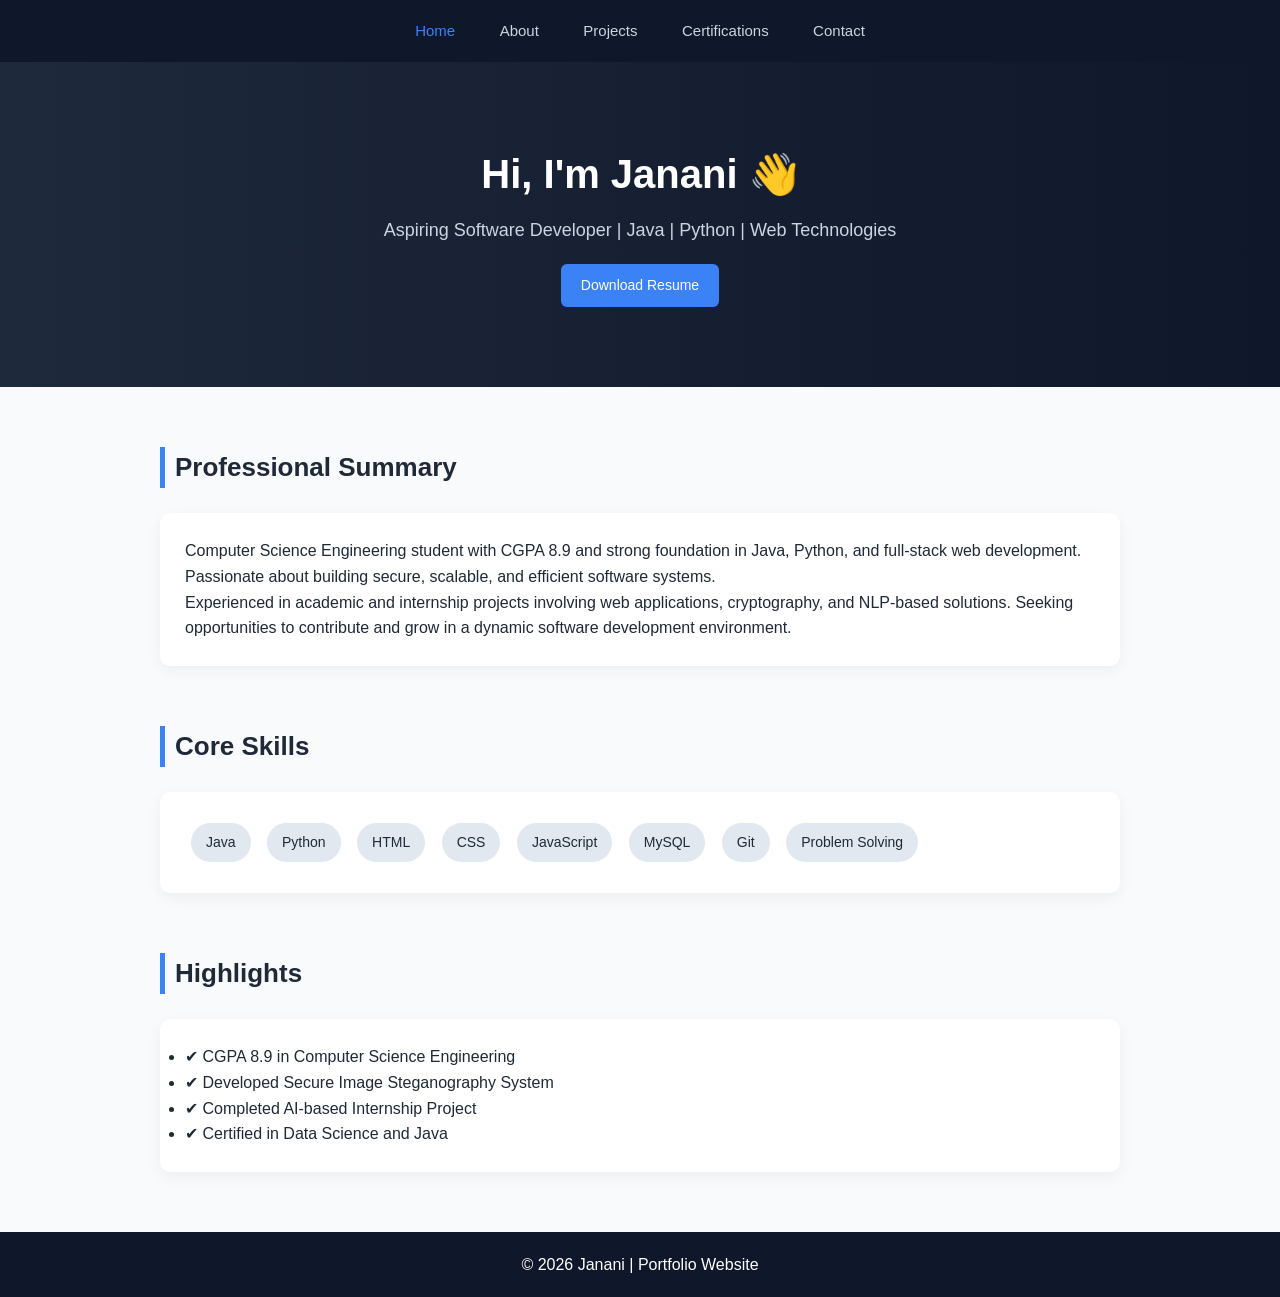
<file: index.html>
<!DOCTYPE html>
<html>
<head>
    <title>Janani | Portfolio</title>
    <link rel="stylesheet" href="style.css">
</head>
<body>

<nav>
    <a href="index.html" class="active">Home</a>
    <a href="about.html">About</a>
    <a href="projects.html">Projects</a>
    <a href="certifications.html">Certifications</a>
    <a href="contact.html">Contact</a>
</nav>

<header>
    <h1>Hi, I'm Janani 👋</h1>
    <p>Aspiring Software Developer | Java | Python | Web Technologies</p>
    <a href="RESUME.pdf" class="btn" download>Download Resume</a>
   
</header>

<section>
    <h2>Professional Summary</h2>

    <div class="card">
        <p>
            Computer Science Engineering student with CGPA 8.9 and strong
            foundation in Java, Python, and full-stack web development.
            Passionate about building secure, scalable, and efficient
            software systems.
        </p>

        <p>
            Experienced in academic and internship projects involving
            web applications, cryptography, and NLP-based solutions.
            Seeking opportunities to contribute and grow in a dynamic
            software development environment.
        </p>
    </div>
</section>

<section>
    <h2>Core Skills</h2>

    <div class="card skills">
        <span>Java</span>
        <span>Python</span>
        <span>HTML</span>
        <span>CSS</span>
        <span>JavaScript</span>
        <span>MySQL</span>
        <span>Git</span>
        <span>Problem Solving</span>
    </div>
</section>

<section>
    <h2>Highlights</h2>

    <div class="card">
        <ul>
            <li>✔ CGPA 8.9 in Computer Science Engineering</li>
            <li>✔ Developed Secure Image Steganography System</li>
            <li>✔ Completed AI-based Internship Project</li>
            <li>✔ Certified in Data Science and Java</li>
        </ul>
    </div>
</section>

<footer>
    © 2026 Janani | Portfolio Website
</footer>

</body>
</html>
</file>
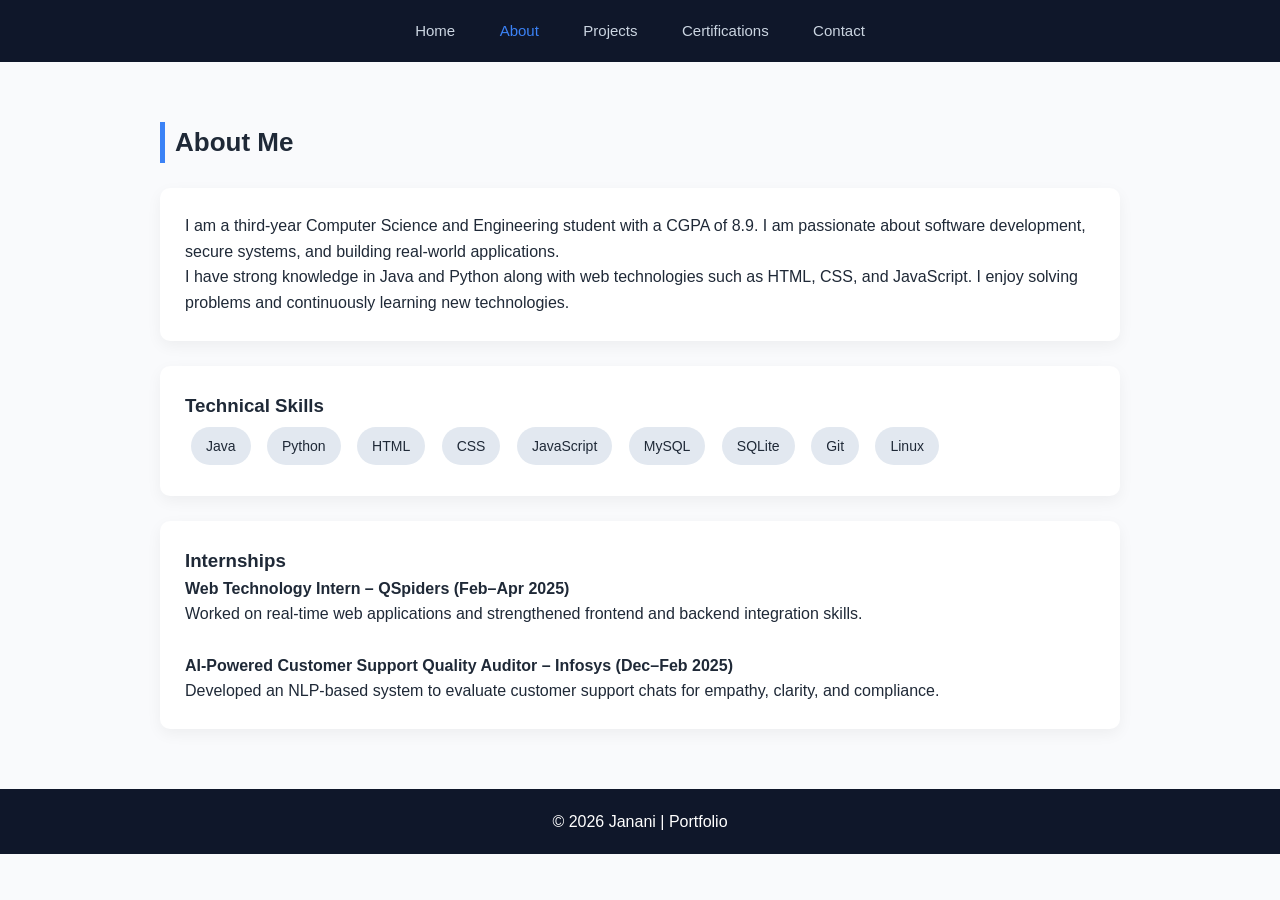
<file: about.html>
<!DOCTYPE html>
<html>
<head>
    <title>Janani | About</title>
    <link rel="stylesheet" href="style.css">
</head>
<body>

<nav>
    <a href="index.html">Home</a>
    <a href="about.html" class="active">About</a>
    <a href="projects.html">Projects</a>
    <a href="certifications.html">Certifications</a>
    <a href="contact.html">Contact</a>
</nav>

<section>
    <h2>About Me</h2>

    <div class="card">
        <p>
            I am a third-year Computer Science and Engineering student
            with a CGPA of 8.9. I am passionate about software development,
            secure systems, and building real-world applications.
        </p>

        <p>
            I have strong knowledge in Java and Python along with
            web technologies such as HTML, CSS, and JavaScript.
            I enjoy solving problems and continuously learning
            new technologies.
        </p>
    </div>

    <div class="card">
        <h3>Technical Skills</h3>
        <div class="skills">
            <span>Java</span>
            <span>Python</span>
            <span>HTML</span>
            <span>CSS</span>
            <span>JavaScript</span>
            <span>MySQL</span>
            <span>SQLite</span>
            <span>Git</span>
            <span>Linux</span>
        </div>
    </div>

    <div class="card">
        <h3>Internships</h3>

        <p><strong>Web Technology Intern – QSpiders (Feb–Apr 2025)</strong></p>
        <p>
            Worked on real-time web applications and strengthened
            frontend and backend integration skills.
        </p>

        <br>

        <p><strong>AI-Powered Customer Support Quality Auditor – Infosys (Dec–Feb 2025)</strong></p>
        <p>
            Developed an NLP-based system to evaluate customer
            support chats for empathy, clarity, and compliance.
        </p>
    </div>

</section>

<footer>
    © 2026 Janani | Portfolio
</footer>

</body>
</html>
</file>
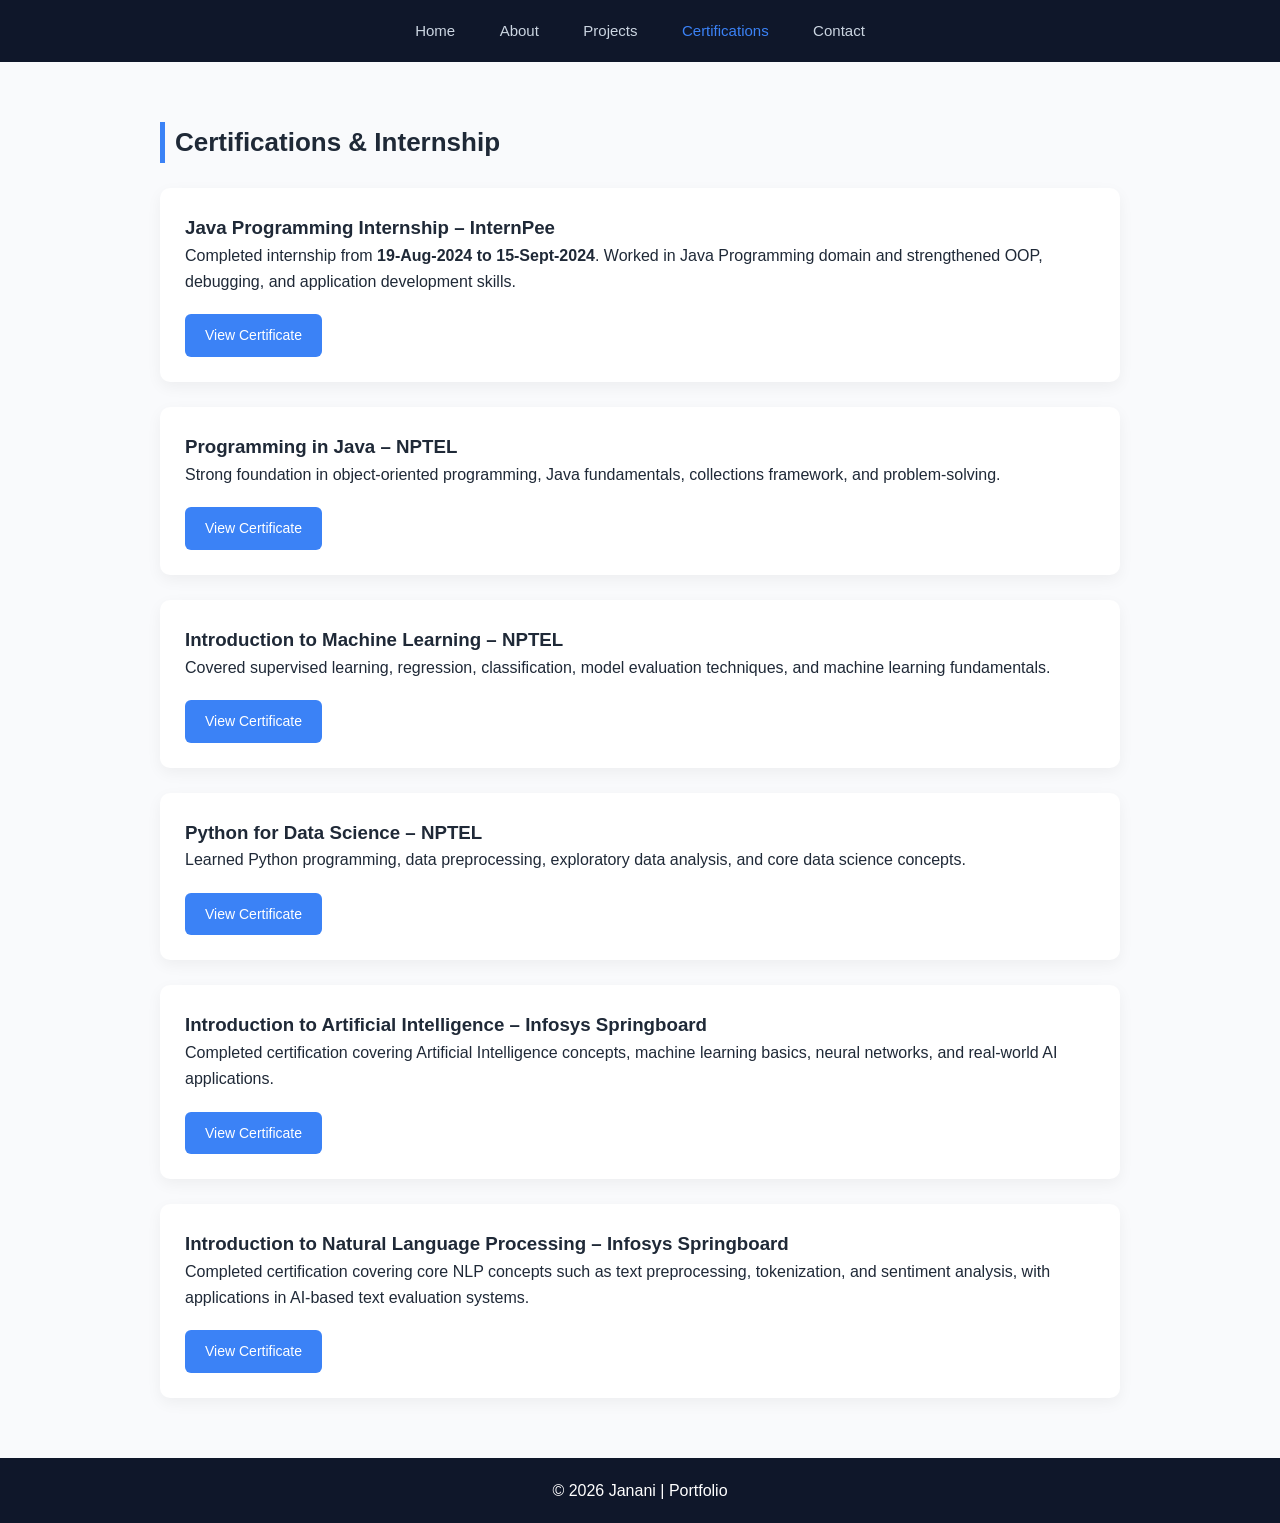
<file: certifications.html>
<!DOCTYPE html>
<html>
<head>
    <title>Janani | Certifications</title>
    <link rel="stylesheet" href="style.css">
</head>
<body>

<nav>
    <a href="index.html">Home</a>
    <a href="about.html">About</a>
    <a href="projects.html">Projects</a>
    <a href="certifications.html" class="active">Certifications</a>
    <a href="contact.html">Contact</a>
</nav>

<section>
    <h2>Certifications & Internship</h2>

    <!-- InternPe Internship -->
    <div class="card">
        <h3>Java Programming Internship – InternPee</h3>
        <p>
            Completed internship from <strong>19-Aug-2024 to 15-Sept-2024</strong>.
            Worked in Java Programming domain and strengthened OOP,
            debugging, and application development skills.
        </p>
        <a href="certificates/internpee.pdf" target="_blank" class="btn">
            View Certificate
        </a>
    </div>
    
     <!-- NPTEL Java -->
    <div class="card">
        <h3>Programming in Java – NPTEL</h3>
        <p>
            Strong foundation in object-oriented programming,
            Java fundamentals, collections framework, and problem-solving.
        </p>
        <a href="certificates/nptel-java.pdf" target="_blank" class="btn">
            View Certificate
        </a>
    </div>

    <!-- NPTEL ML -->
    <div class="card">
        <h3>Introduction to Machine Learning – NPTEL</h3>
        <p>
            Covered supervised learning, regression, classification,
            model evaluation techniques, and machine learning fundamentals.
        </p>
        <a href="certificates/nptel-ml.pdf" target="_blank" class="btn">
            View Certificate
        </a>
    </div>

    <!-- NPTEL Python -->
    <div class="card">
        <h3>Python for Data Science – NPTEL</h3>
        <p>
            Learned Python programming, data preprocessing,
            exploratory data analysis, and core data science concepts.
        </p>
        <a href="certificates/nptel-python.pdf" target="_blank" class="btn">
            View Certificate
        </a>
    </div>

   

    <!-- Infosys AI -->
    <div class="card">
        <h3>Introduction to Artificial Intelligence – Infosys Springboard</h3>
        <p>
            Completed certification covering Artificial Intelligence concepts,
            machine learning basics, neural networks, and real-world AI applications.
        </p>
        <a href="certificates/infosys-ai.pdf" target="_blank" class="btn">
            View Certificate
        </a>
    </div>
     <!-- Infosys NLP-->
   <div class="card">
    <h3>Introduction to Natural Language Processing – Infosys Springboard</h3>
    <p>
        Completed certification covering core NLP concepts such as
        text preprocessing, tokenization, and sentiment analysis,
        with applications in AI-based text evaluation systems.
    </p>
    <a href="certificates/infosys-nlp.pdf" target="_blank" class="btn">
        View Certificate
    </a>
</div>

</section>

<footer>
    © 2026 Janani | Portfolio
</footer>

</body>
</html>
</file>
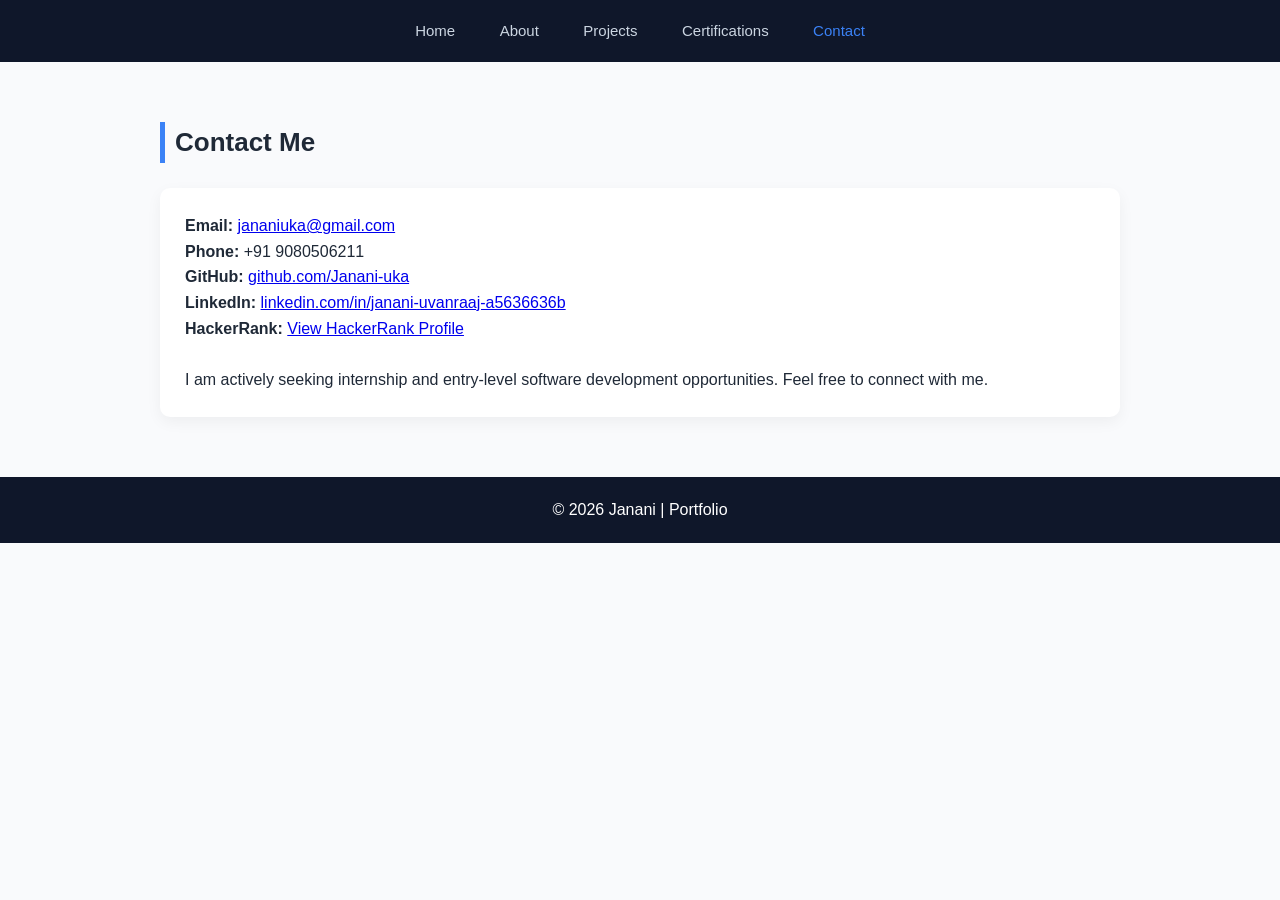
<file: contact.html>
<!DOCTYPE html>
<html>
<head>
    <title>Janani | Contact</title>
    <link rel="stylesheet" href="style.css">
</head>
<body>

<nav>
    <a href="index.html">Home</a>
    <a href="about.html">About</a>
    <a href="projects.html">Projects</a>
    <a href="certifications.html">Certifications</a>
    <a href="contact.html" class="active">Contact</a>
</nav>

<section>
    <h2>Contact Me</h2>

    <div class="card">

        <p><strong>Email:</strong> 
            <a href="mailto:jananiuka@gmail.com">
                jananiuka@gmail.com
            </a>
        </p>

        <p><strong>Phone:</strong> 
            +91 9080506211
        </p>

        <p><strong>GitHub:</strong> 
            <a href="https://github.com/Janani-uka" target="_blank">
                github.com/Janani-uka
            </a>
        </p>

        <p><strong>LinkedIn:</strong> 
            <a href="https://www.linkedin.com/in/janani-uvanraaj-a5636636b"
               target="_blank">
                linkedin.com/in/janani-uvanraaj-a5636636b
            </a>
        </p>

        <p><strong>HackerRank:</strong> 
            <a href="https://www.hackerrank.com/profile/jananiuka"
               target="_blank">
                View HackerRank Profile
            </a>
        </p>

        <br>

        <p>
            I am actively seeking internship and entry-level
            software development opportunities.
            Feel free to connect with me.
        </p>

    </div>

</section>

<footer>
    © 2026 Janani | Portfolio
</footer>

</body>
</html>
</file>
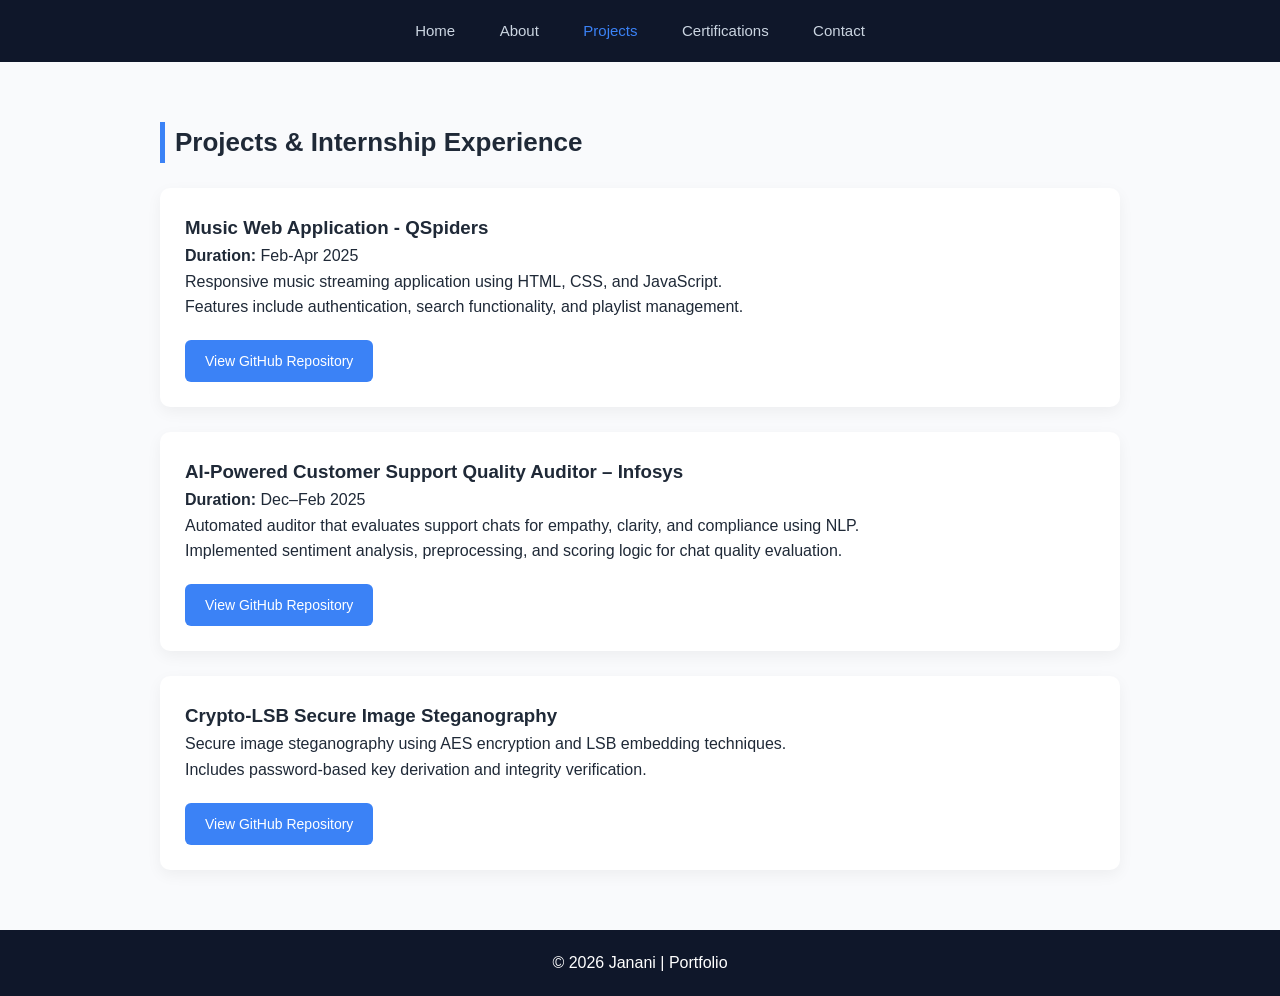
<file: projects.html>
<!DOCTYPE html>
<html>
<head>
    <title>Janani | Projects</title>
    <link rel="stylesheet" href="style.css">
</head>
<body>

<nav>
    <a href="index.html">Home</a>
    <a href="about.html">About</a>
    <a href="projects.html" class="active">Projects</a>
    <a href="certifications.html">Certifications</a>
    <a href="contact.html">Contact</a>
</nav>

<section>
    <h2>Projects & Internship Experience</h2>
    
    <!-- Music Web App -->
    <div class="card">
        <h3>Music Web Application - QSpiders</h3>
                <p><strong>Duration:</strong> Feb-Apr 2025</p>
        <p>
            Responsive music streaming application using
            HTML, CSS, and JavaScript.
        </p>
        <p>
            Features include authentication,
            search functionality, and playlist management.
        </p>

        <a href="https://github.com/Janani-uka/Innovators-Hub-Music"
           target="_blank" class="btn">
            View GitHub Repository
        </a>
    </div>

    <!-- Infosys AI Project -->
    <div class="card">
        <h3>AI-Powered Customer Support Quality Auditor – Infosys</h3>
        <p><strong>Duration:</strong> Dec–Feb 2025</p>
        <p>
            Automated auditor that evaluates support chats
            for empathy, clarity, and compliance using NLP.
        </p>
        <p>
            Implemented sentiment analysis, preprocessing,
            and scoring logic for chat quality evaluation.
        </p>

        <a href="https://github.com/Janani-uka/GenAI-Powered-Customer-Support_-Quality_-Auditor"
           target="_blank" class="btn">
            View GitHub Repository
        </a>
    </div>


    <!-- Crypto-LSB -->
    <div class="card">
        <h3>Crypto-LSB Secure Image Steganography</h3>
        <p>
            Secure image steganography using AES encryption
            and LSB embedding techniques.
        </p>
        <p>
            Includes password-based key derivation
            and integrity verification.
        </p>

        <a href="https://github.com/Janani-uka/CRYPTO-LSB-WEB-APP"
           target="_blank" class="btn">
            View GitHub Repository
        </a>
    </div>

    

</section>

<footer>
    © 2026 Janani | Portfolio
</footer>

</body>
</html>
</file>
<file: style.css>
* {
    margin: 0;
    padding: 0;
    box-sizing: border-box;
}

body {
    font-family: 'Segoe UI', sans-serif;
    background-color: #f9fafc;
    color: #1f2937;
    line-height: 1.6;
}

/* NAVIGATION */
nav {
    background: #0f172a;
    padding: 18px 0;
    text-align: center;
}

nav a {
    color: #cbd5e1;
    margin: 0 20px;
    text-decoration: none;
    font-size: 15px;
    font-weight: 500;
}

nav a:hover,
nav a.active {
    color: #3b82f6;
}

/* HERO */
header {
    text-align: center;
    padding: 80px 20px;
    background: linear-gradient(to right, #1e293b, #0f172a);
    color: white;
}

header h1 {
    font-size: 40px;
    margin-bottom: 10px;
}

header p {
    font-size: 18px;
    color: #cbd5e1;
}

.btn {
    display: inline-block;
    margin-top: 20px;
    padding: 10px 20px;
    background: #3b82f6;
    color: white;
    text-decoration: none;
    border-radius: 6px;
    font-size: 14px;
}

.btn:hover {
    background: #2563eb;
}

/* SECTIONS */
section {
    max-width: 1000px;
    margin: 60px auto;
    padding: 0 20px;
}

section h2 {
    margin-bottom: 25px;
    font-size: 26px;
    border-left: 5px solid #3b82f6;
    padding-left: 10px;
}

/* CARD */
.card {
    background: white;
    padding: 25px;
    border-radius: 10px;
    margin-bottom: 25px;
    box-shadow: 0 5px 15px rgba(0,0,0,0.05);
    transition: 0.3s ease;
}

.card:hover {
    transform: translateY(-5px);
}

.skills span {
    display: inline-block;
    background: #e2e8f0;
    padding: 8px 15px;
    border-radius: 20px;
    margin: 6px;
    font-size: 14px;
}

/* FOOTER */
footer {
    background: #0f172a;
    color: white;
    text-align: center;
    padding: 20px;
    margin-top: 60px;
}
</file>
